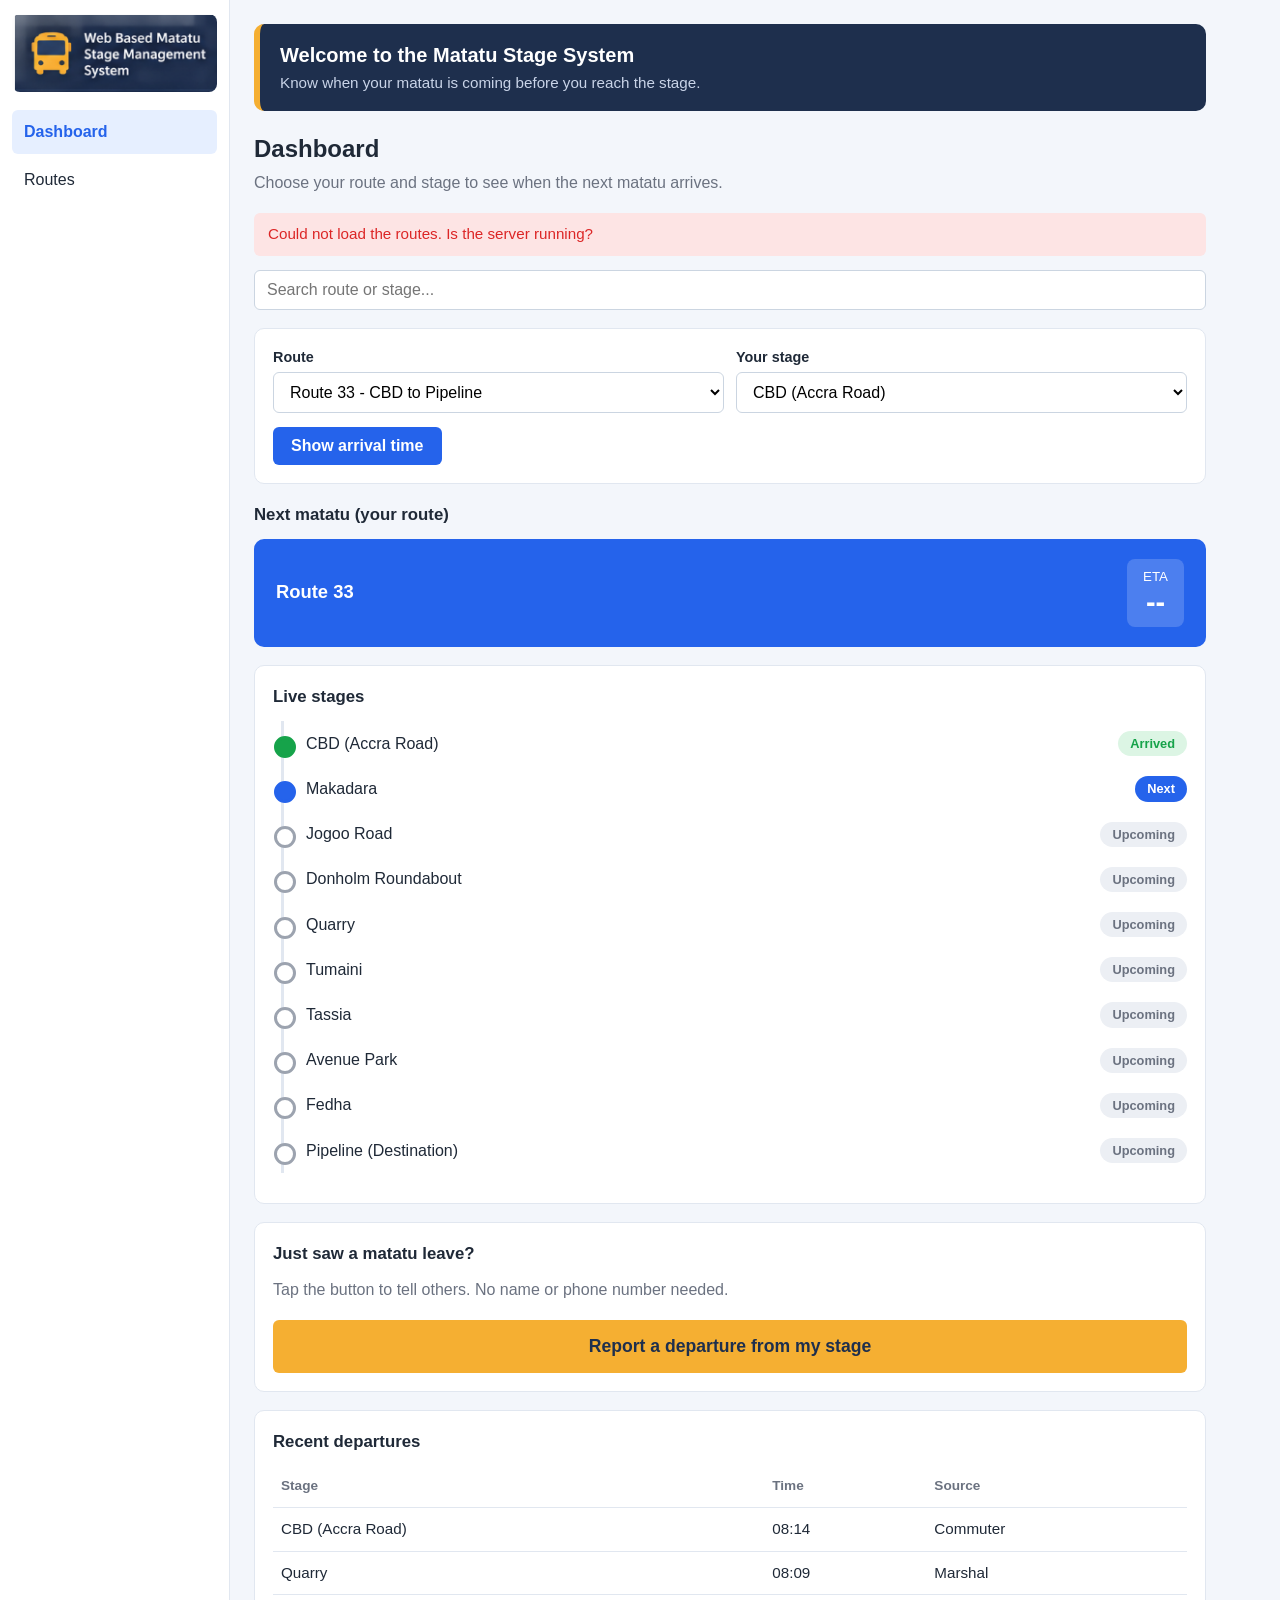
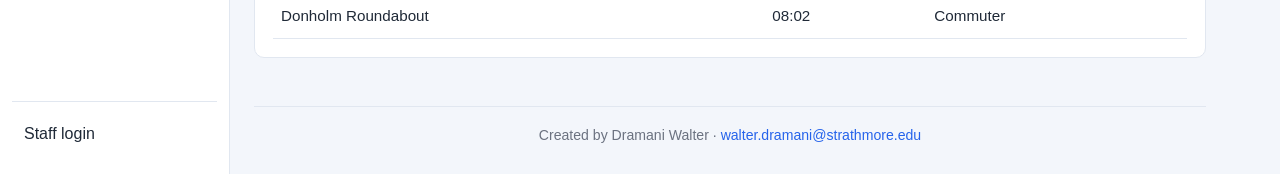
<file: index.html>
<!DOCTYPE html>
<html lang="en">
<head>
  <meta charset="UTF-8">
  <meta name="viewport" content="width=device-width, initial-scale=1">
  <title>Dashboard - Matatu Stage System</title>
  <link rel="stylesheet" href="css/style.css">
</head>
<body data-page="commuter">
  <div class="layout">
    <aside class="sidebar">
      <img src="images/logo.png" alt="Web Based Matatu Stage Management System" class="logo">
      <a href="index.html" class="link active">Dashboard</a>
      <a href="route.html" class="link">Routes</a>
      <div class="bottom"><a href="login.html" class="link">Staff login</a></div>
    </aside>

    <main class="main">
      <header class="welcome-header">
        <h2>Welcome to the Matatu Stage System</h2>
        <p>Know when your matatu is coming before you reach the stage.</p>
      </header>
      <h1>Dashboard</h1>
      <p class="sub">Choose your route and stage to see when the next matatu arrives.</p>

      <!-- FR-02: search -->
      <div id="status-bar" class="message" style="display:none;"></div>

      <div class="searchbar">
        <input type="text" id="search" autocomplete="off" placeholder="Search route or stage..." aria-label="Search route or stage">
      </div>

      <!-- FR-01: choose route and stage -->
      <section class="card">
        <form action="#" method="get" id="eta-form">
          <div class="row">
            <div class="form-group">
              <label for="route">Route</label>
              <select id="route" name="route">
                <option value="33">Route 33 - CBD to Pipeline</option>
                <option value="111">Route 111 - CBD to Ngong</option>
              </select>
            </div>
            <div class="form-group">
              <label for="stage">Your stage</label>
              <select id="stage" name="stage">
                <option>CBD (Accra Road)</option>
                <option>Makadara</option>
                <option>Jogoo Road</option>
                <option>Donholm Roundabout</option>
                <option>Quarry</option>
                <option>Tumaini</option>
                <option>Tassia</option>
                <option>Avenue Park</option>
                <option>Fedha</option>
                <option>Pipeline</option>
              </select>
            </div>
          </div>
          <button type="submit" class="btn btn-primary">Show arrival time</button>
        </form>
      </section>

      <!-- FR-04: dynamic ETA -->
      <h2>Next matatu (your route)</h2>
      <section class="eta-card">
        <div>
          <div class="route-name" id="eta-route">Route 33</div>
          <small id="eta-sub"></small>
          <small id="eta-note"></small>
        </div>
        <div class="eta-box">
          <small>ETA</small>
          <div class="eta-time" id="eta-time">--</div>
        </div>
      </section>

      <!-- FR-05: live stages + queue -->
      <section class="card">
        <h2>Live stages</h2>
        <ul class="stage-list" id="stage-list">
          <li class="arrived"><span>CBD (Accra Road)</span> <span class="badge arrived">Arrived</span></li>
          <li class="next"><span>Makadara</span> <span class="badge next">Next</span></li>
          <li><span>Jogoo Road</span> <span class="badge">Upcoming</span></li>
          <li><span>Donholm Roundabout</span> <span class="badge">Upcoming</span></li>
          <li><span>Quarry</span> <span class="badge">Upcoming</span></li>
          <li><span>Tumaini</span> <span class="badge">Upcoming</span></li>
          <li><span>Tassia</span> <span class="badge">Upcoming</span></li>
          <li><span>Avenue Park</span> <span class="badge">Upcoming</span></li>
          <li><span>Fedha</span> <span class="badge">Upcoming</span></li>
          <li><span>Pipeline (Destination)</span> <span class="badge">Upcoming</span></li>
        </ul>
        <p class="sub" id="queue-note" style="margin-top:12px;margin-bottom:0;"></p>
      </section>

      <!-- FR-03: report departure -->
      <section class="card">
        <h2>Just saw a matatu leave?</h2>
        <p class="sub">Tap the button to tell others. No name or phone number needed.</p>
        <div id="report-msg" class="message" style="display:none;"></div>
        <button type="button" id="report-btn" class="btn btn-yellow btn-big btn-block">Report a departure from my stage</button>
      </section>

      <!-- FR-06: history -->
      <section class="card">
        <h2>Recent departures</h2>
        <div class="table-wrap">
          <table>
            <thead><tr><th>Stage</th><th>Time</th><th>Source</th></tr></thead>
            <tbody id="history-body">
              <tr><td>CBD (Accra Road)</td><td>08:14</td><td>Commuter</td></tr>
              <tr><td>Quarry</td><td>08:09</td><td>Marshal</td></tr>
              <tr><td>Donholm Roundabout</td><td>08:02</td><td>Commuter</td></tr>
            </tbody>
          </table>
        </div>
      </section>
      <footer class="site-footer">
        <p>Created by Dramani Walter &middot; <a href="mailto:walter.dramani@strathmore.edu">walter.dramani@strathmore.edu</a></p>
      </footer>
    </main>
  </div>
  <script src="js/app.js"></script>
</body>
</html>
</file>
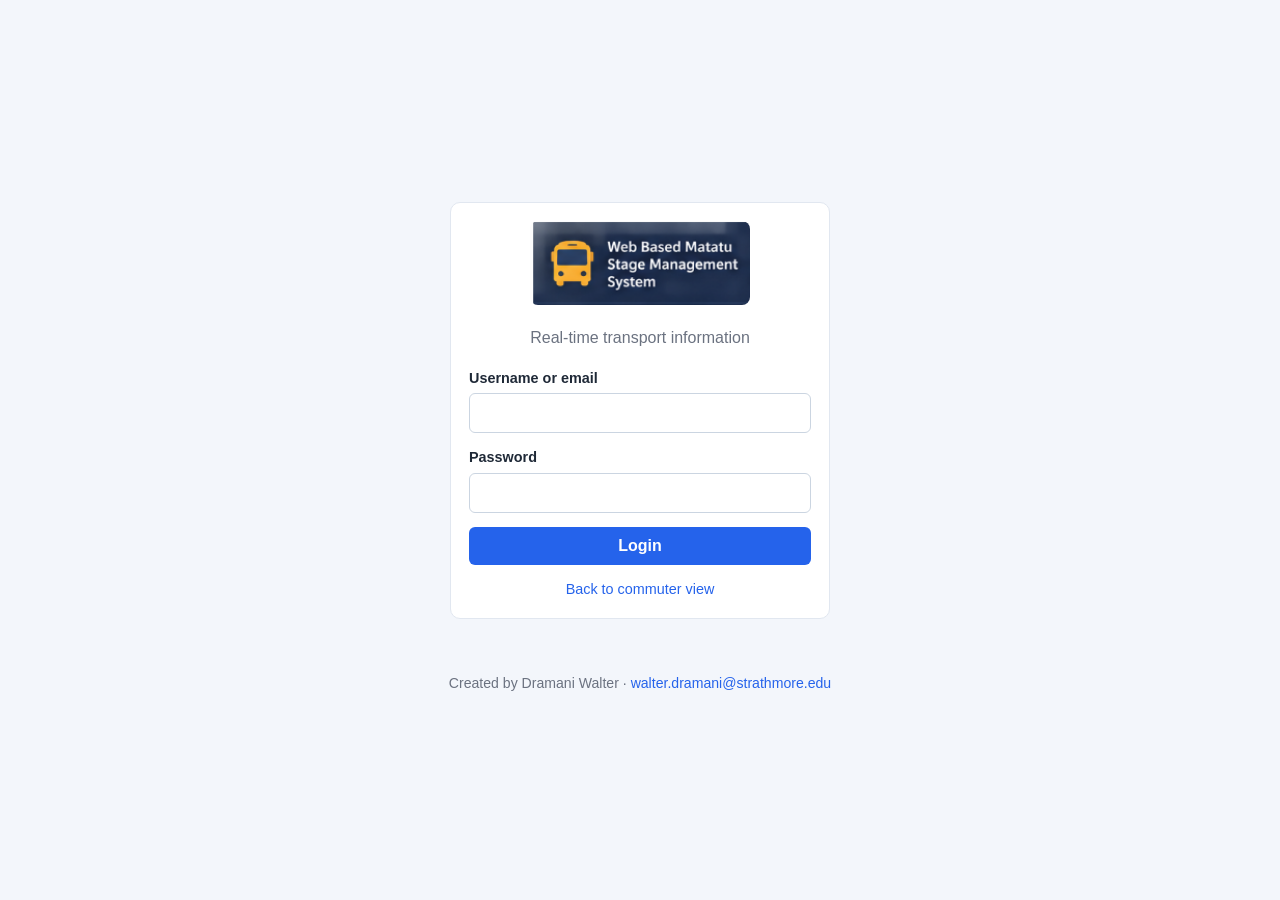
<file: admin-upload.html>
<!DOCTYPE html>
<html lang="en">
<head>
  <meta charset="UTF-8">
  <meta name="viewport" content="width=device-width, initial-scale=1">
  <title>Upload Reports - Admin</title>
  <link rel="stylesheet" href="css/style.css">
</head>
<body data-page="upload">
  <div class="layout">
    <aside class="sidebar">
      <img src="images/logo.png" alt="Web Based Matatu Stage Management System" class="logo">
      <a href="analytics.html" class="link">Reports</a>
      <a href="admin-upload.html" class="link active">Upload reports</a>
      <a href="manage-routes.html" class="link">Manage routes</a>
      <a href="profile.html" class="link">Profile</a>
      <div class="bottom"><a href="api/logout.php" class="link">Logout</a></div>
    </aside>

    <main class="main">
      <h1>Upload departure report</h1>
      <p class="sub">Add historical or batch departure data from a CSV or XLSX file.</p>

      <!-- FR-13 -->
      <div id="upload-msg" class="message" style="display:none;"></div>
      <form action="#" method="post" enctype="multipart/form-data" class="card" id="upload-form">
        <div class="upload-box">
          <p>Choose a file to upload. Format: CSV with columns route_number, stage_name, reported_timestamp</p>
          <input type="file" id="report_file" name="report_file" accept=".csv">
        </div>
        <button type="submit" class="btn btn-primary">Upload file</button>
      </form>

      <section class="card">
        <h2>Recent uploads</h2>
        <div class="table-wrap">
          <table>
            <thead><tr><th>File name</th><th>Uploaded by</th><th>Date</th><th>Status</th></tr></thead>
            <tbody id="uploads-body">
              <tr><td>departures_oct.csv</td><td>Admin</td><td>05 Oct 2026</td><td><span class="badge valid">Success</span></td></tr>
              <tr><td>route33_week1.xlsx</td><td>Admin</td><td>28 Sep 2026</td><td><span class="badge valid">Success</span></td></tr>
            </tbody>
          </table>
        </div>
      </section>
      <footer class="site-footer">
        <p>Created by Dramani Walter &middot; <a href="mailto:walter.dramani@strathmore.edu">walter.dramani@strathmore.edu</a></p>
      </footer>
    </main>
  </div>
  <script src="js/app.js"></script>
</body>
</html>
</file>
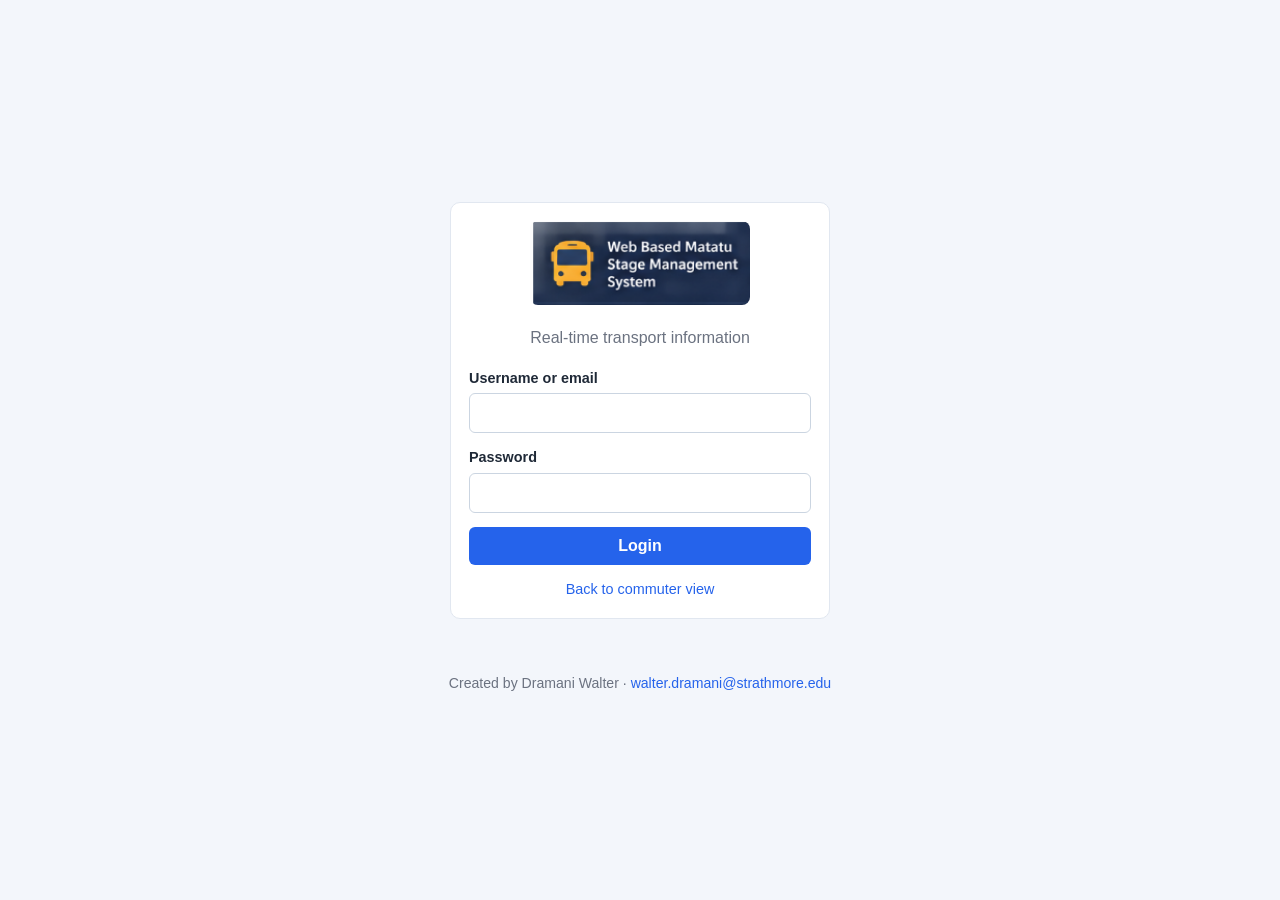
<file: analytics.html>
<!DOCTYPE html>
<html lang="en">
<head>
  <meta charset="UTF-8">
  <meta name="viewport" content="width=device-width, initial-scale=1">
  <title>Analytics - Admin</title>
  <link rel="stylesheet" href="css/style.css">
</head>
<body data-page="analytics">
  <div class="layout">
    <aside class="sidebar">
      <img src="images/logo.png" alt="Web Based Matatu Stage Management System" class="logo">
      <a href="analytics.html" class="link active">Reports</a>
      <a href="admin-upload.html" class="link">Upload reports</a>
      <a href="manage-routes.html" class="link">Manage routes</a>
      <a href="profile.html" class="link">Profile</a>
      <div class="bottom"><a href="api/logout.php" class="link">Logout</a></div>
    </aside>

    <main class="main">
      <h1>Analytics</h1>
      <p class="sub">Travel times and report quality for Routes 33 and 111.</p>

      <!-- FR-14 -->
      <div id="analytics-msg" class="message" style="display:none;"></div>

      <form action="#" method="get" class="card" id="report-form">
        <div class="row">
          <div class="form-group"><label for="from">From</label><input type="date" id="from" name="from"></div>
          <div class="form-group"><label for="to">To</label><input type="date" id="to" name="to"></div>
        </div>
        <button type="submit" class="btn btn-primary">Generate</button>
      </form>

      <div class="stats">
        <div class="stat"><small>Average travel time</small><strong id="stat-avg">-</strong></div>
        <div class="stat"><small>Total trips</small><strong id="stat-trips">-</strong></div>
        <div class="stat"><small>Flagged reports</small><strong id="stat-flagged">-</strong></div>
      </div>

      <section class="card">
        <h2>Travel time trend</h2>
        <svg class="chart" viewBox="0 0 400 140" role="img" aria-label="Line chart of travel time per day">
          <line x1="30" y1="120" x2="390" y2="120" stroke="#e1e7f0"/>
          <line x1="30" y1="20" x2="30" y2="120" stroke="#e1e7f0"/>
          <polyline id="chart-line" fill="none" stroke="#2563eb" stroke-width="3" points=""/>
          <g id="chart-dots" fill="#2563eb"></g>
          <g id="chart-labels" font-size="8" fill="#6b7280"></g>
        </svg>
      </section>

      <!-- FR-12 -->
      <section class="card">
        <h2>Flagged reports</h2>
        <div class="table-wrap">
          <table>
            <thead><tr><th>Stage</th><th>Time</th><th>Reason</th><th>Action</th></tr></thead>
            <tbody id="flagged-body">
              <tr><td>Quarry</td><td>08:15</td><td><span class="badge flagged">Duplicate within 3 min</span></td><td><button type="button" class="btn btn-outline">Override</button></td></tr>
              <tr><td>Pipeline</td><td>08:40</td><td><span class="badge flagged">Travel time too short</span></td><td><button type="button" class="btn btn-outline">Override</button></td></tr>
            </tbody>
          </table>
        </div>
      </section>
      <footer class="site-footer">
        <p>Created by Dramani Walter &middot; <a href="mailto:walter.dramani@strathmore.edu">walter.dramani@strathmore.edu</a></p>
      </footer>
    </main>
  </div>
  <script src="js/app.js"></script>
</body>
</html>
</file>
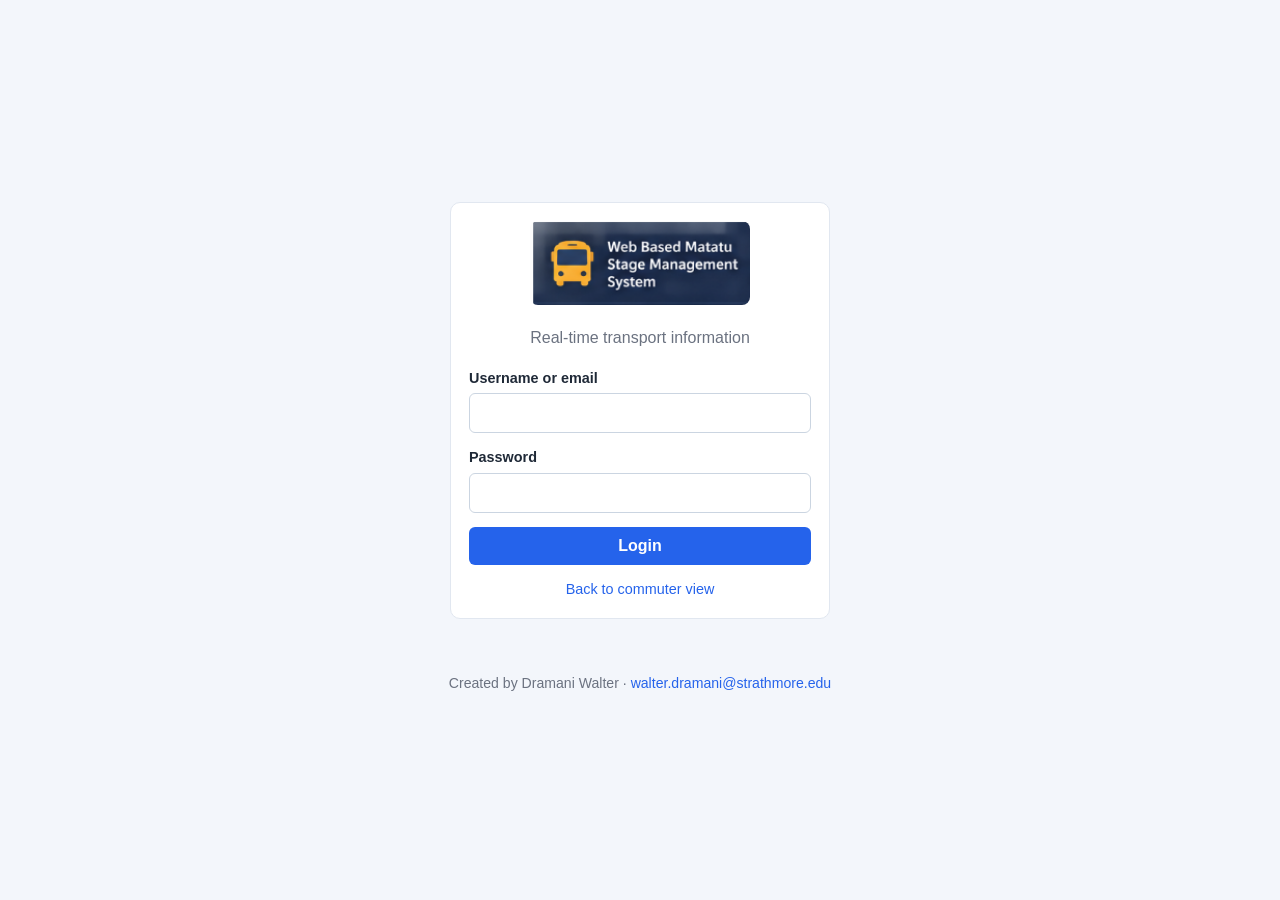
<file: login.html>
<!DOCTYPE html>
<html lang="en">
<head>
  <meta charset="UTF-8">
  <meta name="viewport" content="width=device-width, initial-scale=1">
  <title>Staff Login - Matatu Stage System</title>
  <link rel="stylesheet" href="css/style.css">
</head>
<body data-page="login">
  <div class="login-wrap">
    <div class="login-box card">
      <img src="images/logo.png" alt="Web Based Matatu Stage Management System" class="logo">
      <p class="sub">Real-time transport information</p>

      <!-- PHP error message will show here later -->
      <div class="message error" id="login-error" style="display:none;">Wrong username or password.</div>

      <form action="#" method="post" id="login-form">
        <div class="form-group">
          <label for="username">Username or email</label>
          <input type="text" id="username" name="username" required>
        </div>
        <div class="form-group">
          <label for="password">Password</label>
          <input type="password" id="password" name="password" required>
        </div>
        <button type="submit" class="btn btn-primary btn-block">Login</button>
      </form>
      <p class="small"><a href="index.html">Back to commuter view</a></p>
    </div>
    <footer class="site-footer">
      <p>Created by Dramani Walter &middot; <a href="mailto:walter.dramani@strathmore.edu">walter.dramani@strathmore.edu</a></p>
    </footer>
  </div>
  <script src="js/app.js"></script>
</body>
</html>
</file>
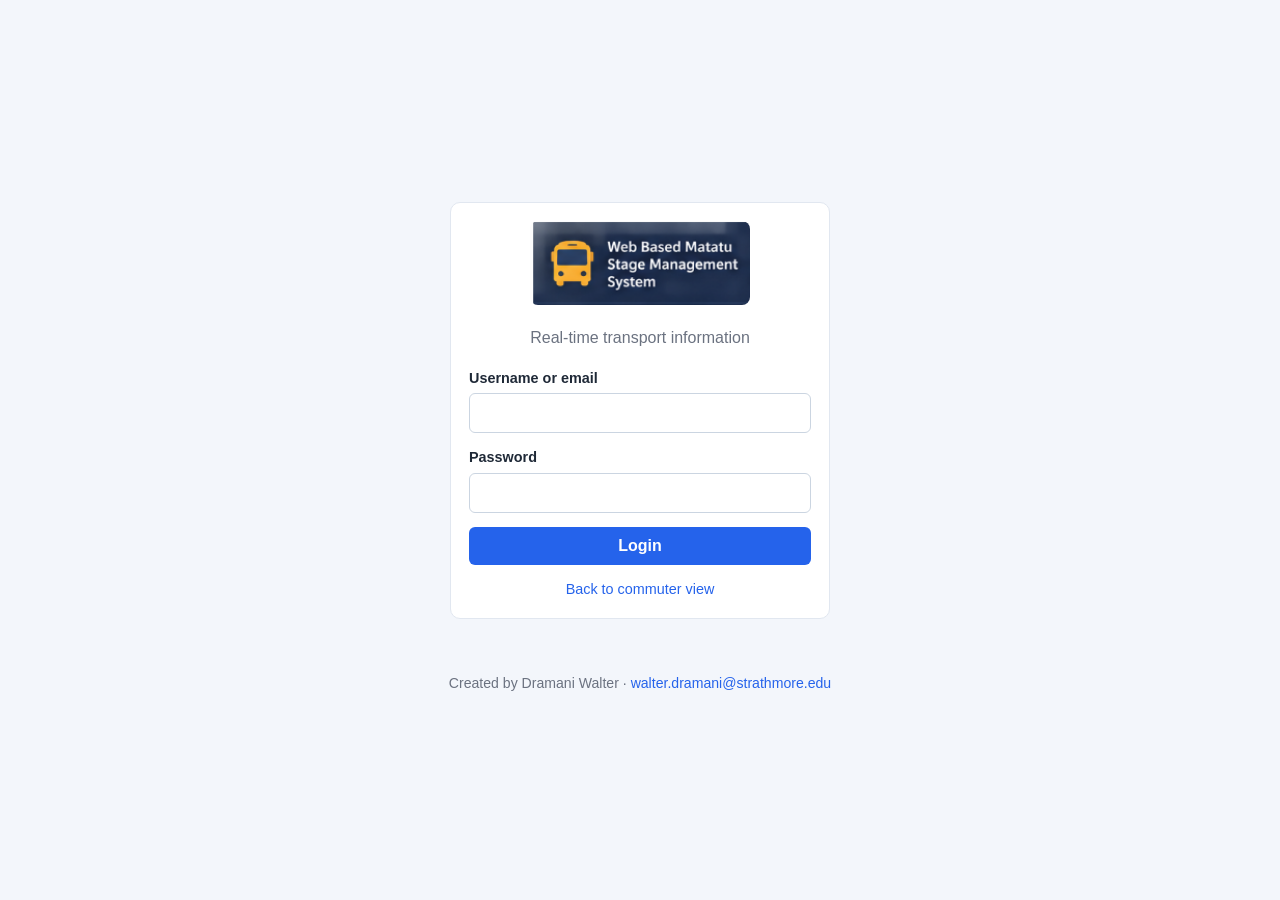
<file: manage-routes.html>
<!DOCTYPE html>
<html lang="en">
<head>
  <meta charset="UTF-8">
  <meta name="viewport" content="width=device-width, initial-scale=1">
  <title>Manage Routes - Admin</title>
  <link rel="stylesheet" href="css/style.css">
</head>
<body data-page="manage">
  <div class="layout">
    <aside class="sidebar">
      <img src="images/logo.png" alt="Web Based Matatu Stage Management System" class="logo">
      <a href="analytics.html" class="link">Reports</a>
      <a href="admin-upload.html" class="link">Upload reports</a>
      <a href="manage-routes.html" class="link active">Manage routes</a>
      <a href="profile.html" class="link">Profile</a>
      <div class="bottom"><a href="api/logout.php" class="link">Logout</a></div>
    </aside>

    <main class="main">
      <h1>Manage routes</h1>
      <p class="sub">Add routes and stages, and set the travel times the system uses to check reports.</p>

      <div id="manage-msg" class="message" style="display:none;"></div>

      <!-- choose a route (FR-10) -->
      <section class="card">
        <div class="form-group">
          <label for="route-picker">Route</label>
          <select id="route-picker"></select>
        </div>
        <button type="button" class="btn btn-outline" id="edit-route-btn">Edit this route</button>
        <button type="button" class="btn btn-primary" id="new-route-btn">Add a new route</button>
      </section>

      <!-- add / edit route form (hidden until needed) -->
      <form class="card" id="route-form" style="display:none;">
        <h2 id="route-form-title">Add a new route</h2>
        <input type="hidden" id="rf-id">
        <div class="row">
          <div class="form-group">
            <label for="rf-number">Route number</label>
            <input type="text" id="rf-number" maxlength="10" placeholder="e.g. 33">
          </div>
          <div class="form-group">
            <label for="rf-name">Route name</label>
            <input type="text" id="rf-name" maxlength="100" placeholder="e.g. Route 33 - CBD to Pipeline">
          </div>
        </div>
        <div class="form-group">
          <label for="rf-details">Details (optional)</label>
          <input type="text" id="rf-details" maxlength="500">
        </div>
        <button type="submit" class="btn btn-primary">Save route</button>
        <button type="button" class="btn btn-outline" id="route-cancel">Cancel</button>
      </form>

      <!-- the stages of the chosen route -->
      <section class="card">
        <h2 id="stages-title">Stages</h2>
        <div class="table-wrap">
          <table>
            <thead>
              <tr><th>#</th><th>Stage name</th><th>To next (min)</th><th>Longest (min)</th><th>Actions</th></tr>
            </thead>
            <tbody id="stages-body"></tbody>
          </table>
        </div>
        <p class="sub" style="margin-top:12px;margin-bottom:0;">
          "To next" is the normal travel time to the following stage. "Longest" is the longest time the
          system will believe. A report outside these times is flagged.
        </p>
      </section>

      <!-- edit a stage (hidden until Edit is pressed) (FR-11) -->
      <form class="card" id="stage-edit-form" style="display:none;">
        <h2>Edit stage</h2>
        <input type="hidden" id="se-id">
        <div class="form-group">
          <label for="se-name">Stage name</label>
          <input type="text" id="se-name" maxlength="100">
        </div>
        <div class="row" id="se-times">
          <div class="form-group">
            <label for="se-baseline">Minutes to the next stage</label>
            <input type="number" id="se-baseline" min="1" max="240" step="0.5">
          </div>
          <div class="form-group">
            <label for="se-limit">Longest believable time (min)</label>
            <input type="number" id="se-limit" min="1" max="480" step="0.5">
          </div>
        </div>
        <button type="submit" class="btn btn-primary">Save stage</button>
        <button type="button" class="btn btn-outline" id="stage-edit-cancel">Cancel</button>
      </form>

      <!-- add a stage -->
      <form class="card" id="add-stage-form">
        <h2>Add a stage</h2>
        <div class="form-group">
          <label for="as-name">Stage name</label>
          <input type="text" id="as-name" maxlength="100">
        </div>
        <div class="form-group">
          <label for="as-after">Where does it go?</label>
          <select id="as-after"></select>
        </div>
        <div class="row">
          <div class="form-group">
            <label for="as-baseline">Minutes from the stage before</label>
            <input type="number" id="as-baseline" min="1" max="240" step="0.5">
          </div>
          <div class="form-group">
            <label for="as-limit">Longest believable time (min)</label>
            <input type="number" id="as-limit" min="1" max="480" step="0.5">
          </div>
        </div>
        <p class="sub">The times are not needed for the first stage of a new route. You can change them later with Edit.</p>
        <button type="submit" class="btn btn-primary">Add stage</button>
      </form>

      <footer class="site-footer">
        <p>Created by Dramani Walter &middot; <a href="mailto:walter.dramani@strathmore.edu">walter.dramani@strathmore.edu</a></p>
      </footer>
    </main>
  </div>
  <script src="js/app.js"></script>
</body>
</html>
</file>
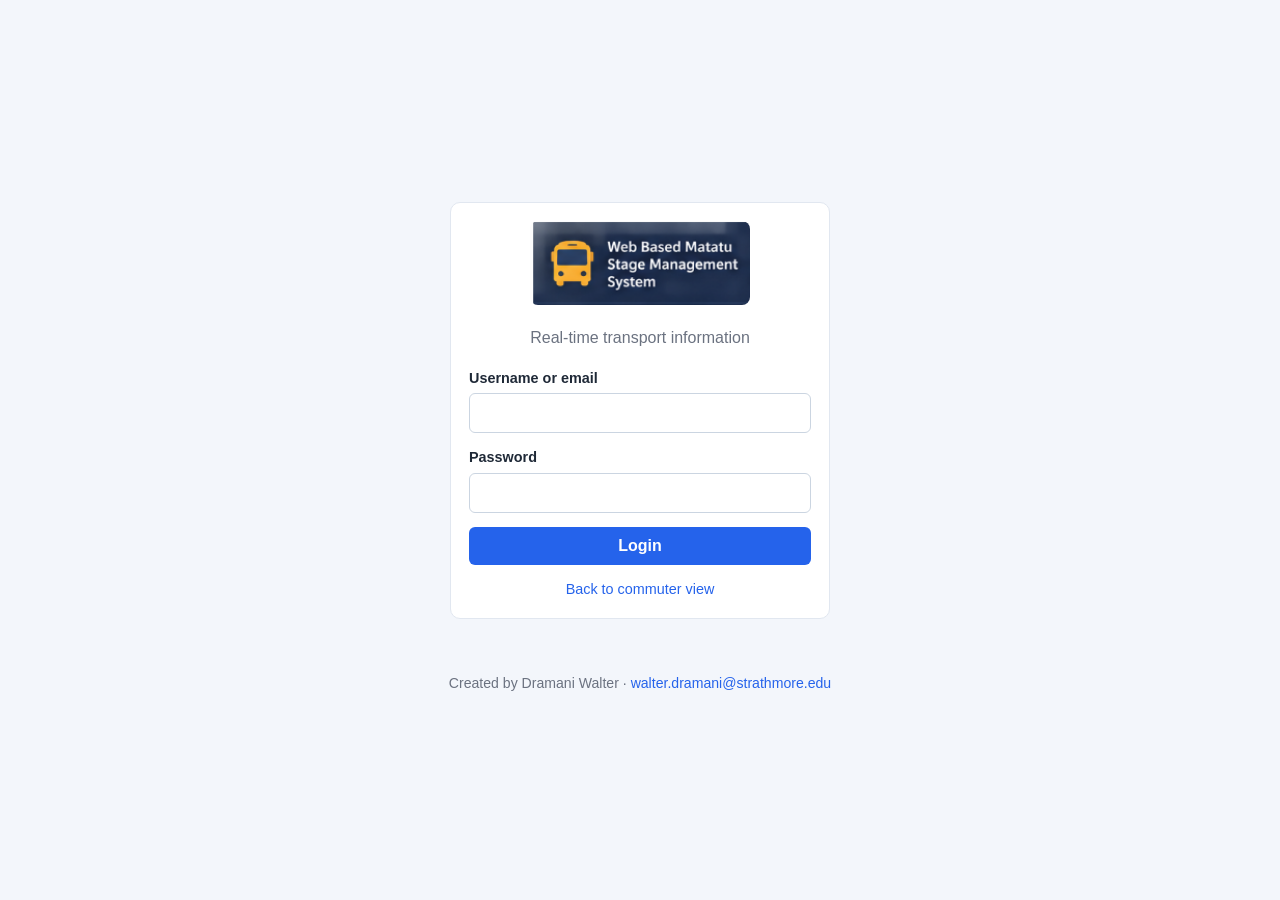
<file: marshal.html>
<!DOCTYPE html>
<html lang="en">
<head>
  <meta charset="UTF-8">
  <meta name="viewport" content="width=device-width, initial-scale=1">
  <title>Marshal Panel - Matatu Stage System</title>
  <link rel="stylesheet" href="css/style.css">
</head>
<body data-page="marshal">
  <div class="layout">
    <aside class="sidebar">
      <img src="images/logo.png" alt="Web Based Matatu Stage Management System" class="logo">
      <a href="marshal.html" class="link active">Stage control</a>
      <div class="bottom"><a href="api/logout.php" class="link">Logout</a></div>
    </aside>

    <main class="main">
      <h1>Stage control</h1>
      <p class="sub">Log departures and update the queue at your stage.</p>
      <div id="marshal-msg" class="message" style="display:none;"></div>

      <!-- FR-07 -->
      <section class="card">
        <div class="form-group">
          <label for="mstage">Your stage</label>
          <select id="mstage">
            <optgroup label="Route 33 - CBD to Pipeline">
              <option>CBD (Accra Road)</option>
              <option>Makadara</option>
              <option>Jogoo Road</option>
              <option>Donholm Roundabout</option>
              <option>Quarry</option>
              <option>Tumaini</option>
              <option>Tassia</option>
              <option>Avenue Park</option>
              <option>Fedha</option>
              <option>Pipeline</option>
            </optgroup>
            <optgroup label="Route 111 - CBD to Ngong">
              <option>CBD (Railways)</option>
              <option>Kenyatta Hospital</option>
              <option>Adams Arcade</option>
              <option>Junction Mall</option>
              <option>Dagoretti Corner</option>
              <option>Lenana</option>
              <option>Karen</option>
              <option>Ngong Town</option>
            </optgroup>
          </select>
        </div>
      </section>

      <!-- FR-08 -->
      <section class="card">
        <h2>Matatu leaving now</h2>
        <button type="button" id="log-btn" class="btn btn-yellow btn-big btn-block">Log departure</button>
      </section>

      <!-- FR-09 -->
      <section class="card">
        <h2>Matatus in the queue</h2>
        <form action="#" method="post" id="queue-form">
          <div class="form-group">
            <label for="queue">Number of matatus waiting</label>
            <input type="number" id="queue" name="queue" min="0" value="3">
          </div>
          <button type="submit" class="btn btn-primary">Save queue count</button>
        </form>
      </section>
      <footer class="site-footer">
        <p>Created by Dramani Walter &middot; <a href="mailto:walter.dramani@strathmore.edu">walter.dramani@strathmore.edu</a></p>
      </footer>
    </main>
  </div>
  <script src="js/app.js"></script>
</body>
</html>
</file>
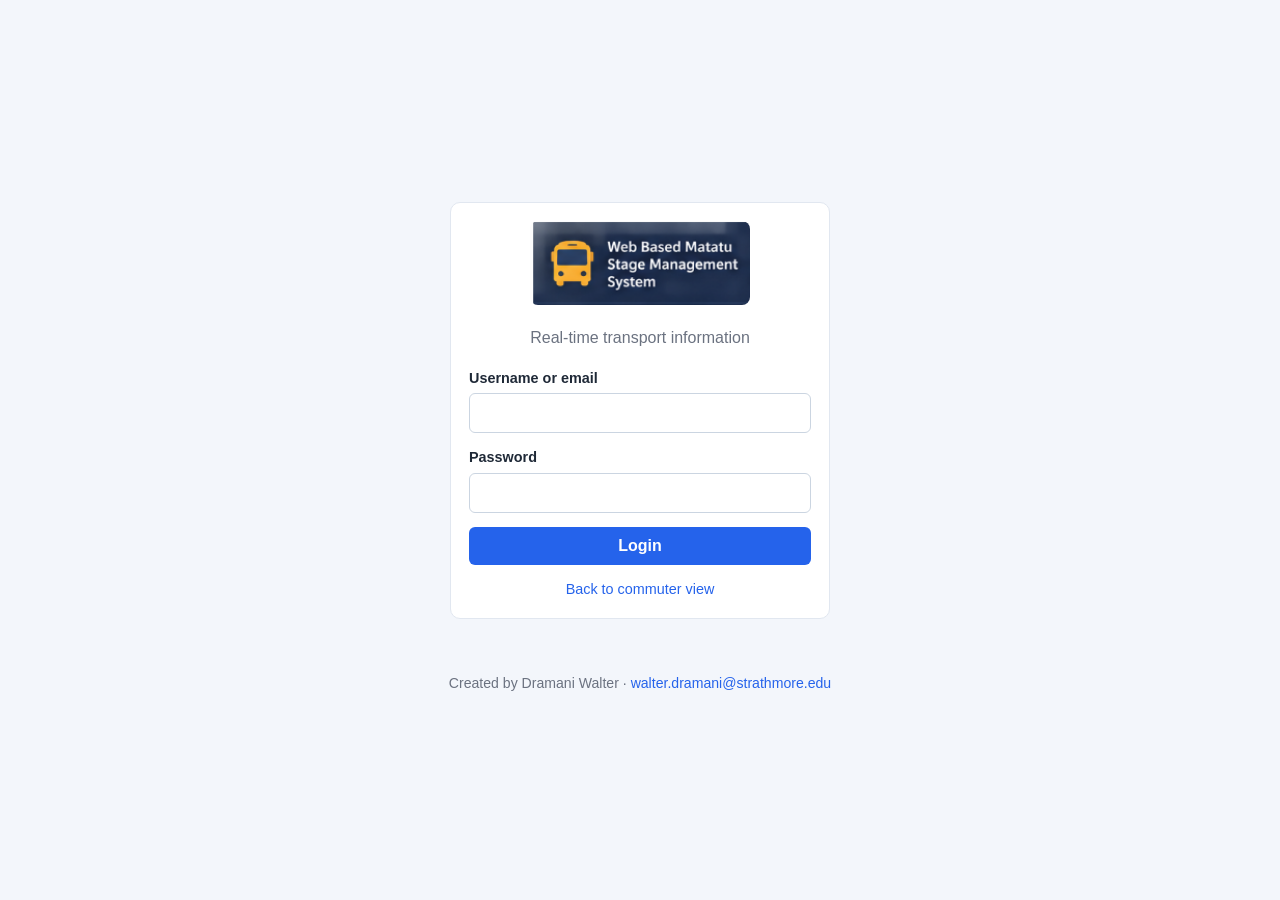
<file: profile.html>
<!DOCTYPE html>
<html lang="en">
<head>
  <meta charset="UTF-8">
  <meta name="viewport" content="width=device-width, initial-scale=1">
  <title>Profile - Admin</title>
  <link rel="stylesheet" href="css/style.css">
</head>
<body data-page="profile">
  <div class="layout">
    <aside class="sidebar">
      <img src="images/logo.png" alt="Web Based Matatu Stage Management System" class="logo">
      <a href="analytics.html" class="link">Reports</a>
      <a href="admin-upload.html" class="link">Upload reports</a>
      <a href="manage-routes.html" class="link">Manage routes</a>
      <a href="profile.html" class="link active">Profile</a>
      <div class="bottom"><a href="api/logout.php" class="link">Logout</a></div>
    </aside>

    <main class="main">
      <h1>Profile</h1>
      <p class="sub">Update your account details.</p>

      <div id="profile-msg" class="message" style="display:none;"></div>
      <form action="#" method="post" class="card" id="profile-form">
        <div class="profile-head">
          <div class="avatar">A</div>
          <div><strong>Admin</strong><br><small>Administrator</small></div>
        </div>
        <div class="form-group"><label for="name">Username</label><input type="text" id="name" name="name" value=""></div>
        <div class="form-group"><label for="current">Current password</label><input type="password" id="current" name="current" required></div>
        <div class="form-group"><label for="newpass">New password (leave empty to keep the old one)</label><input type="password" id="newpass" name="newpass"></div>
        <button type="submit" class="btn btn-primary">Save changes</button>
      </form>
      <footer class="site-footer">
        <p>Created by Dramani Walter &middot; <a href="mailto:walter.dramani@strathmore.edu">walter.dramani@strathmore.edu</a></p>
      </footer>
    </main>
  </div>
  <script src="js/app.js"></script>
</body>
</html>
</file>
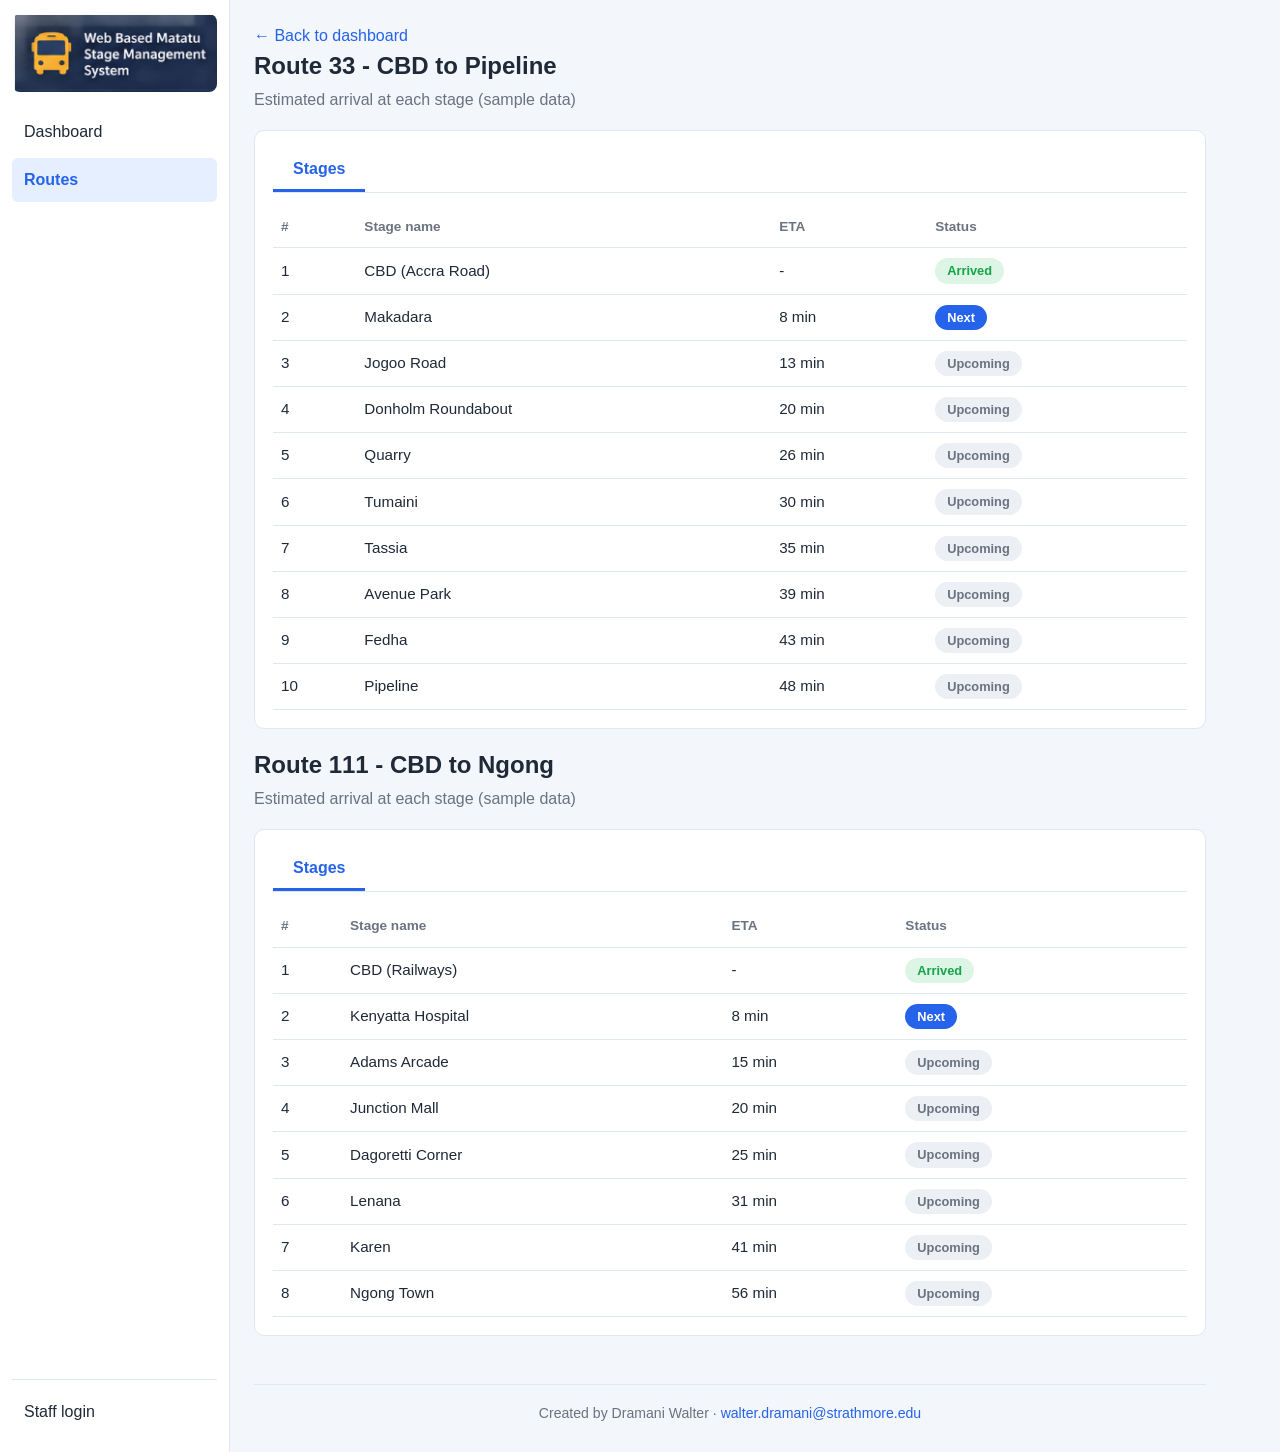
<file: route.html>
<!DOCTYPE html>
<html lang="en">
<head>
  <meta charset="UTF-8">
  <meta name="viewport" content="width=device-width, initial-scale=1">
  <title>Route Details - Matatu Stage System</title>
  <link rel="stylesheet" href="css/style.css">
</head>
<body data-page="routes">
  <div class="layout">
    <aside class="sidebar">
      <img src="images/logo.png" alt="Web Based Matatu Stage Management System" class="logo">
      <a href="index.html" class="link">Dashboard</a>
      <a href="route.html" class="link active">Routes</a>
      <div class="bottom"><a href="login.html" class="link">Staff login</a></div>
    </aside>

    <main class="main">
      <p><a href="index.html">&larr; Back to dashboard</a></p>
      <h1>Route 33 - CBD to Pipeline</h1>
      <p class="sub">Estimated arrival at each stage (sample data)</p>

      <section class="card">
        <div class="tabs">
          <a href="route.html" class="active">Stages</a>
        </div>
        <div class="table-wrap">
          <table>
            <thead><tr><th>#</th><th>Stage name</th><th>ETA</th><th>Status</th></tr></thead>
            <tbody data-route="33">
              <tr><td>1</td><td>CBD (Accra Road)</td><td>-</td><td><span class="badge arrived">Arrived</span></td></tr>
              <tr><td>2</td><td>Makadara</td><td>8 min</td><td><span class="badge next">Next</span></td></tr>
              <tr><td>3</td><td>Jogoo Road</td><td>13 min</td><td><span class="badge">Upcoming</span></td></tr>
              <tr><td>4</td><td>Donholm Roundabout</td><td>20 min</td><td><span class="badge">Upcoming</span></td></tr>
              <tr><td>5</td><td>Quarry</td><td>26 min</td><td><span class="badge">Upcoming</span></td></tr>
              <tr><td>6</td><td>Tumaini</td><td>30 min</td><td><span class="badge">Upcoming</span></td></tr>
              <tr><td>7</td><td>Tassia</td><td>35 min</td><td><span class="badge">Upcoming</span></td></tr>
              <tr><td>8</td><td>Avenue Park</td><td>39 min</td><td><span class="badge">Upcoming</span></td></tr>
              <tr><td>9</td><td>Fedha</td><td>43 min</td><td><span class="badge">Upcoming</span></td></tr>
              <tr><td>10</td><td>Pipeline</td><td>48 min</td><td><span class="badge">Upcoming</span></td></tr>
            </tbody>
          </table>
        </div>
      </section>
      <h1>Route 111 - CBD to Ngong</h1>
      <p class="sub">Estimated arrival at each stage (sample data)</p>

      <section class="card">
        <div class="tabs">
          <a href="route.html" class="active">Stages</a>
        </div>
        <div class="table-wrap">
          <table>
            <thead><tr><th>#</th><th>Stage name</th><th>ETA</th><th>Status</th></tr></thead>
            <tbody data-route="111">
              <tr><td>1</td><td>CBD (Railways)</td><td>-</td><td><span class="badge arrived">Arrived</span></td></tr>
              <tr><td>2</td><td>Kenyatta Hospital</td><td>8 min</td><td><span class="badge next">Next</span></td></tr>
              <tr><td>3</td><td>Adams Arcade</td><td>15 min</td><td><span class="badge">Upcoming</span></td></tr>
              <tr><td>4</td><td>Junction Mall</td><td>20 min</td><td><span class="badge">Upcoming</span></td></tr>
              <tr><td>5</td><td>Dagoretti Corner</td><td>25 min</td><td><span class="badge">Upcoming</span></td></tr>
              <tr><td>6</td><td>Lenana</td><td>31 min</td><td><span class="badge">Upcoming</span></td></tr>
              <tr><td>7</td><td>Karen</td><td>41 min</td><td><span class="badge">Upcoming</span></td></tr>
              <tr><td>8</td><td>Ngong Town</td><td>56 min</td><td><span class="badge">Upcoming</span></td></tr>
            </tbody>
          </table>
        </div>
      </section>
      <footer class="site-footer">
        <p>Created by Dramani Walter &middot; <a href="mailto:walter.dramani@strathmore.edu">walter.dramani@strathmore.edu</a></p>
      </footer>
    </main>
  </div>
  <script src="js/app.js"></script>
</body>
</html>
</file>
<file: css/style.css>
/* ===== Matatu Stage System - style.css (matches Chapter 4 wireframes) ===== */
:root {
  --navy: #1e2f4d;
  --blue: #2563eb;
  --blue-dark: #1d4fc4;
  --blue-light: #e6efff;
  --yellow: #f5af32;
  --ink: #1f2937;
  --muted: #6b7280;
  --bg: #f3f6fb;
  --white: #ffffff;
  --line: #e1e7f0;
  --green: #16a34a;
  --green-light: #dcf5e4;
  --red: #dc2626;
  --red-light: #fde4e4;
}

* { box-sizing: border-box; margin: 0; padding: 0; }

body {
  font-family: "Segoe UI", Tahoma, Arial, sans-serif;
  background: var(--bg);
  color: var(--ink);
  line-height: 1.5;
}

a { color: var(--blue); text-decoration: none; }
a:hover { text-decoration: underline; }
:focus-visible { outline: 3px solid var(--yellow); outline-offset: 2px; }

h1 { font-size: 1.5rem; margin-bottom: 4px; }
h2 { font-size: 1.05rem; margin-bottom: 12px; }
p.sub { color: var(--muted); margin-bottom: 18px; }

/* ----- Page layout: sidebar + main (used on every page) ----- */
.layout { display: flex; min-height: 100vh; }

.sidebar {
  width: 230px;
  background: var(--white);
  border-right: 1px solid var(--line);
  padding: 14px 12px;
  flex-shrink: 0;
  display: flex;
  flex-direction: column;
}
.sidebar .logo { width: 100%; height: auto; border-radius: 8px; margin-bottom: 18px; display: block; }
.sidebar a.link {
  display: block;
  padding: 10px 12px;
  margin-bottom: 4px;
  border-radius: 6px;
  color: var(--ink);
}
.sidebar a.link:hover { background: var(--bg); text-decoration: none; }
.sidebar a.link.active { background: var(--blue-light); color: var(--blue); font-weight: 600; }
.sidebar .bottom { margin-top: auto; border-top: 1px solid var(--line); padding-top: 10px; }

.main { flex: 1; padding: 24px; max-width: 1000px; }

/* ----- Search bar (commuter dashboard) ----- */
.searchbar { margin-bottom: 18px; }

/* ----- Cards ----- */
.card {
  background: var(--white);
  border: 1px solid var(--line);
  border-radius: 10px;
  padding: 18px;
  margin-bottom: 18px;
}

/* ----- Forms ----- */
.form-group { margin-bottom: 14px; }
label { display: block; font-weight: 600; margin-bottom: 4px; font-size: 0.9rem; }
input, select {
  width: 100%;
  padding: 10px 12px;
  border: 1px solid #cbd5e1;
  border-radius: 6px;
  font-size: 1rem;
  background: var(--white);
}
.row { display: flex; gap: 12px; flex-wrap: wrap; }
.row .form-group { flex: 1; min-width: 150px; }

/* ----- Buttons ----- */
.btn {
  display: inline-block;
  padding: 10px 18px;
  border: none;
  border-radius: 6px;
  font-size: 1rem;
  font-weight: 600;
  cursor: pointer;
  text-align: center;
}
.btn:hover { text-decoration: none; }
.btn-primary { background: var(--blue); color: var(--white); }
.btn-primary:hover { background: var(--blue-dark); }
.btn-yellow { background: var(--yellow); color: var(--navy); }
.btn-yellow:hover { background: #e09a1c; }
.btn-outline { background: var(--white); color: var(--blue); border: 1px solid var(--blue); }
.btn-block { display: block; width: 100%; }
.btn-big { padding: 16px; font-size: 1.1rem; }

/* ----- ETA card (blue card from wireframe 2) ----- */
.eta-card {
  background: var(--blue);
  color: var(--white);
  border-radius: 10px;
  padding: 20px 22px;
  margin-bottom: 18px;
  display: flex;
  justify-content: space-between;
  align-items: center;
  gap: 12px;
}
.eta-card small { color: #cfe0ff; display: block; }
.eta-card .route-name { font-size: 1.15rem; font-weight: 600; }
.eta-card .eta-box {
  background: rgba(255,255,255,0.18);
  border-radius: 8px;
  padding: 8px 16px;
  text-align: center;
}
.eta-card .eta-box small { color: var(--white); }
.eta-card .eta-time { font-size: 1.8rem; font-weight: 700; line-height: 1.1; }

/* ----- Stage list (timeline) ----- */
.stage-list { list-style: none; border-left: 3px solid var(--line); margin-left: 8px; }
.stage-list li {
  position: relative;
  padding: 10px 0 10px 22px;
  display: flex;
  justify-content: space-between;
  align-items: center;
}
.stage-list li::before {
  content: "";
  position: absolute;
  left: -10px; top: 50%;
  width: 16px; height: 16px;
  margin-top: -8px;
  border-radius: 50%;
  background: var(--white);
  border: 3px solid #9ca3af;
}
.stage-list li.arrived::before { border-color: var(--green); background: var(--green); }
.stage-list li.next::before { border-color: var(--blue); background: var(--blue); }

/* ----- Badges ----- */
.badge {
  display: inline-block;
  padding: 3px 12px;
  border-radius: 20px;
  font-size: 0.8rem;
  font-weight: 600;
  background: #eceff4;
  color: var(--muted);
}
.badge.arrived, .badge.valid { background: var(--green-light); color: var(--green); }
.badge.next { background: var(--blue); color: var(--white); }
.badge.flagged { background: var(--red-light); color: var(--red); }

/* ----- Tabs (route details) ----- */
.tabs { display: flex; border-bottom: 1px solid var(--line); margin-bottom: 14px; }
.tabs a { padding: 8px 20px; color: var(--muted); }
.tabs a.active { color: var(--blue); border-bottom: 3px solid var(--blue); font-weight: 600; }

/* ----- Tables ----- */
.table-wrap { overflow-x: auto; }
table { width: 100%; border-collapse: collapse; font-size: 0.95rem; }
th, td { text-align: left; padding: 10px 8px; border-bottom: 1px solid var(--line); }
th { color: var(--muted); font-weight: 600; font-size: 0.85rem; }

/* ----- Messages ----- */
.message { padding: 10px 14px; border-radius: 6px; margin-bottom: 14px; font-size: 0.95rem; }
.message.success { background: var(--green-light); color: var(--green); }
.message.error { background: var(--red-light); color: var(--red); }

/* ----- Login page ----- */
.login-wrap { min-height: 100vh; display: flex; align-items: center; justify-content: center; padding: 16px; }
.login-box { width: 100%; max-width: 380px; text-align: center; }
.login-box .logo { width: 220px; max-width: 100%; border-radius: 8px; margin-bottom: 14px; }
.login-box form { text-align: left; }
.login-box .small { font-size: 0.9rem; margin-top: 14px; }

/* ----- Stat boxes ----- */
.stats { display: flex; gap: 14px; flex-wrap: wrap; margin-bottom: 18px; }
.stat { flex: 1; min-width: 150px; background: var(--white); border: 1px solid var(--line); border-radius: 10px; padding: 16px; }
.stat small { color: var(--muted); }
.stat strong { display: block; font-size: 1.8rem; }

/* ----- Upload box ----- */
.upload-box {
  border: 2px dashed #9db4dd;
  border-radius: 10px;
  padding: 34px 16px;
  text-align: center;
  background: #f8faff;
  margin-bottom: 14px;
}
.upload-box p { color: var(--muted); margin-bottom: 12px; }

.chart { width: 100%; height: auto; }

/* ----- Profile ----- */
.avatar {
  width: 64px; height: 64px;
  border-radius: 50%;
  background: var(--blue);
  color: var(--white);
  font-size: 1.6rem;
  font-weight: 700;
  display: flex; align-items: center; justify-content: center;
}
.profile-head { display: flex; align-items: center; gap: 14px; margin-bottom: 18px; }

/* ----- Mobile ----- */
@media (max-width: 760px) {
  .layout { flex-direction: column; }
  .sidebar { width: 100%; flex-direction: row; flex-wrap: wrap; align-items: center; gap: 4px; padding: 10px; }
  .sidebar .logo { width: 150px; margin: 0 10px 0 0; }
  .sidebar a.link { margin: 0; padding: 8px 10px; }
  .sidebar .bottom { margin: 0; border: none; padding: 0; }
  .main { padding: 16px; }
}

/* ----- Added for JavaScript features ----- */
.searchbar { position: relative; }
.search-results {
  list-style: none;
  position: absolute; left: 0; right: 0; top: 100%;
  background: var(--white);
  border: 1px solid var(--line);
  border-radius: 8px;
  margin-top: 4px;
  z-index: 5;
  box-shadow: 0 6px 16px rgba(30, 47, 77, 0.12);
}
.search-results li { padding: 10px 14px; cursor: pointer; }
.search-results li:hover, .search-results li:focus { background: var(--blue-light); outline: none; }
.search-results li.none { color: var(--muted); cursor: default; }
.search-results li.none:hover { background: transparent; }

.demo-note {
  background: #fff6dc;
  border: 1px solid #f0d58a;
  color: #6b5300;
  padding: 8px 14px;
  border-radius: 6px;
  margin-bottom: 14px;
  font-size: 0.88rem;
}
.link-button { background: none; border: none; color: var(--blue); cursor: pointer; font-size: inherit; text-decoration: underline; padding: 0; }
.show-pass { font-weight: 400; font-size: 0.88rem; margin-top: 6px; }
.show-pass input { width: auto; margin-right: 4px; }
.btn:disabled { opacity: 0.6; cursor: not-allowed; }
.eta-card small + small { margin-top: 2px; }

/* ----- small fixes for phones ----- */
.eta-card .eta-time { white-space: nowrap; }
@media (max-width: 760px) {
  .row .form-group { min-width: 100%; }
}

/* ----- welcome header (dashboard) and footer (every page) ----- */
.main { display: flex; flex-direction: column; }
.welcome-header {
  background: var(--navy);
  color: var(--white);
  border-left: 6px solid var(--yellow);
  border-radius: 10px;
  padding: 16px 20px;
  margin-bottom: 20px;
}
.welcome-header h2 { margin-bottom: 2px; font-size: 1.25rem; }
.welcome-header p { color: #c9d4e8; font-size: 0.95rem; }

.site-footer {
  margin-top: auto;
  padding: 18px 0 4px;
  text-align: center;
  font-size: 0.88rem;
  color: var(--muted);
  border-top: 1px solid var(--line);
}
.main > .site-footer { margin-top: 30px; }
.login-wrap { flex-direction: column; }
.login-wrap .site-footer { border-top: none; margin-top: 18px; }

/* ----- manage routes page ----- */
.btn-small { padding: 4px 10px; font-size: 0.85rem; margin-right: 4px; margin-bottom: 4px; }
.btn-danger { background: var(--white); color: var(--red); border: 1px solid var(--red); }
.btn-danger:hover { background: var(--red-light); }
.actions-cell { white-space: nowrap; }
</file>
